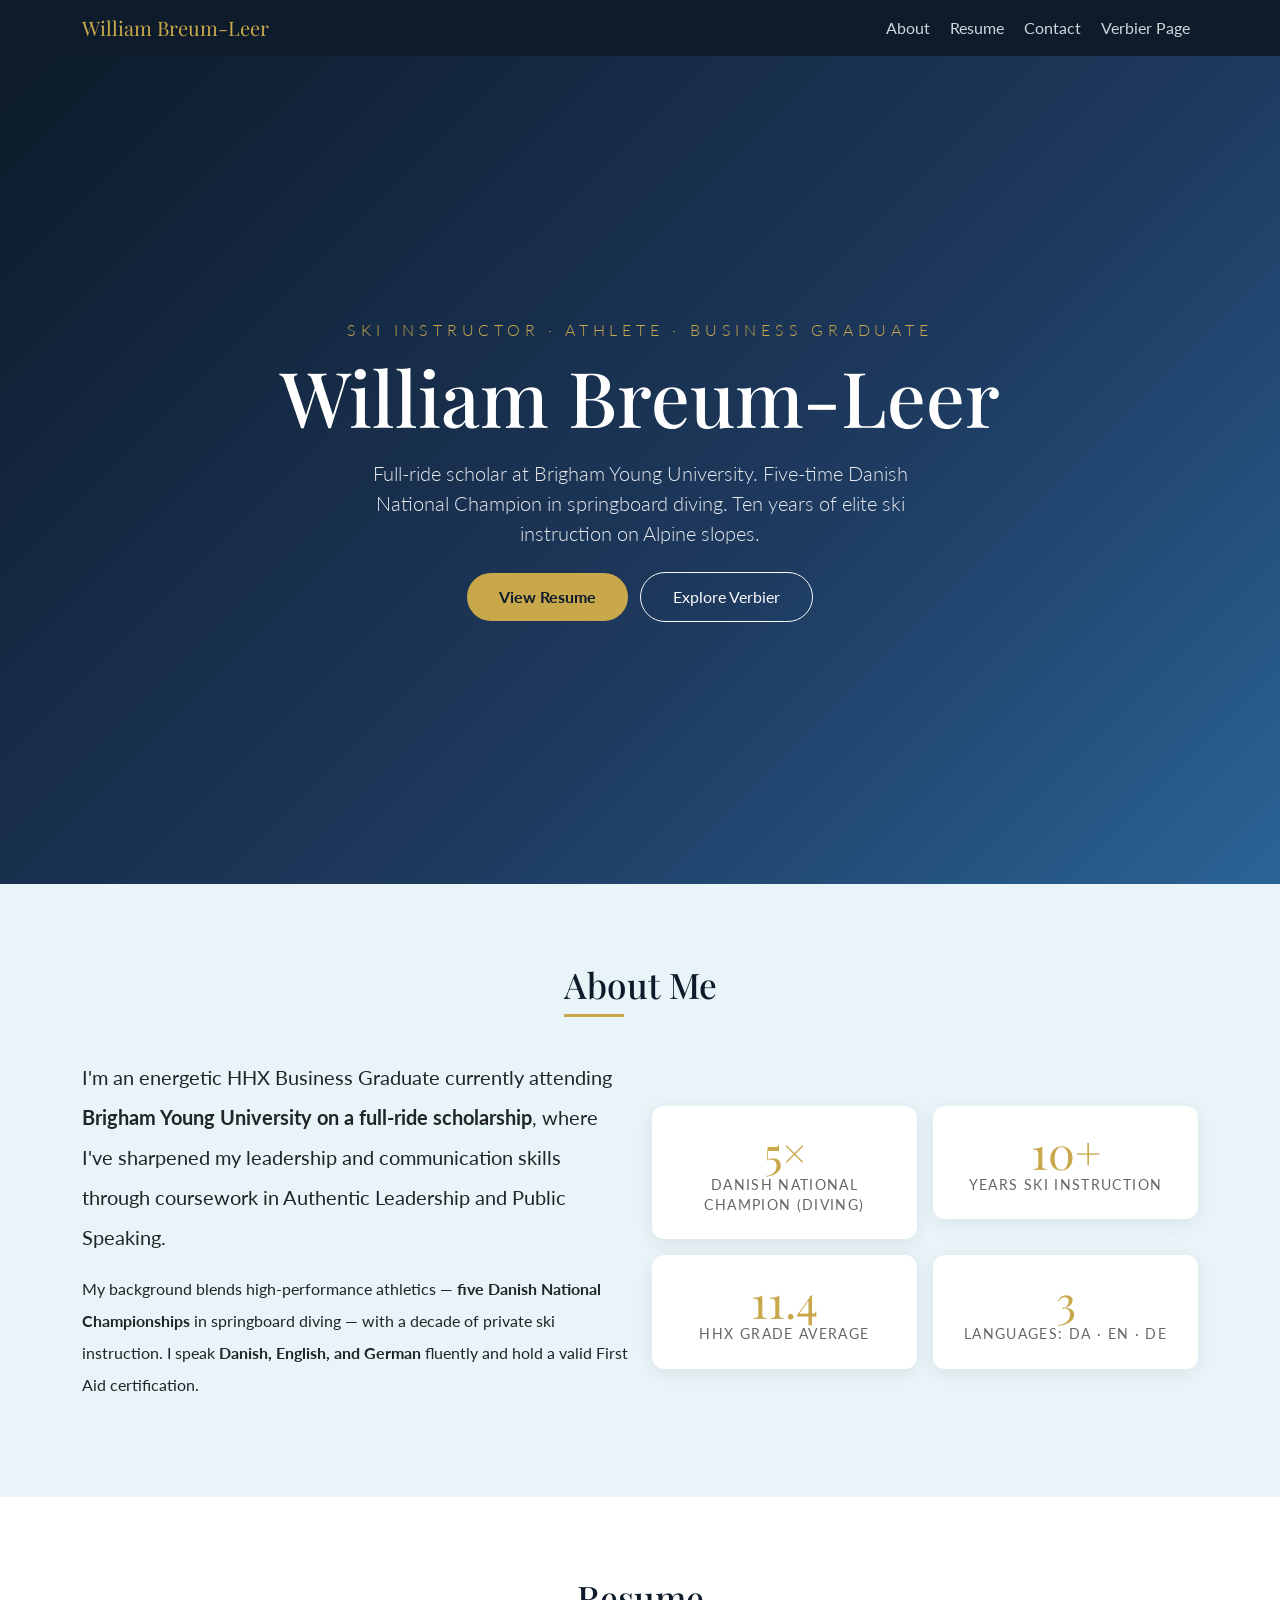
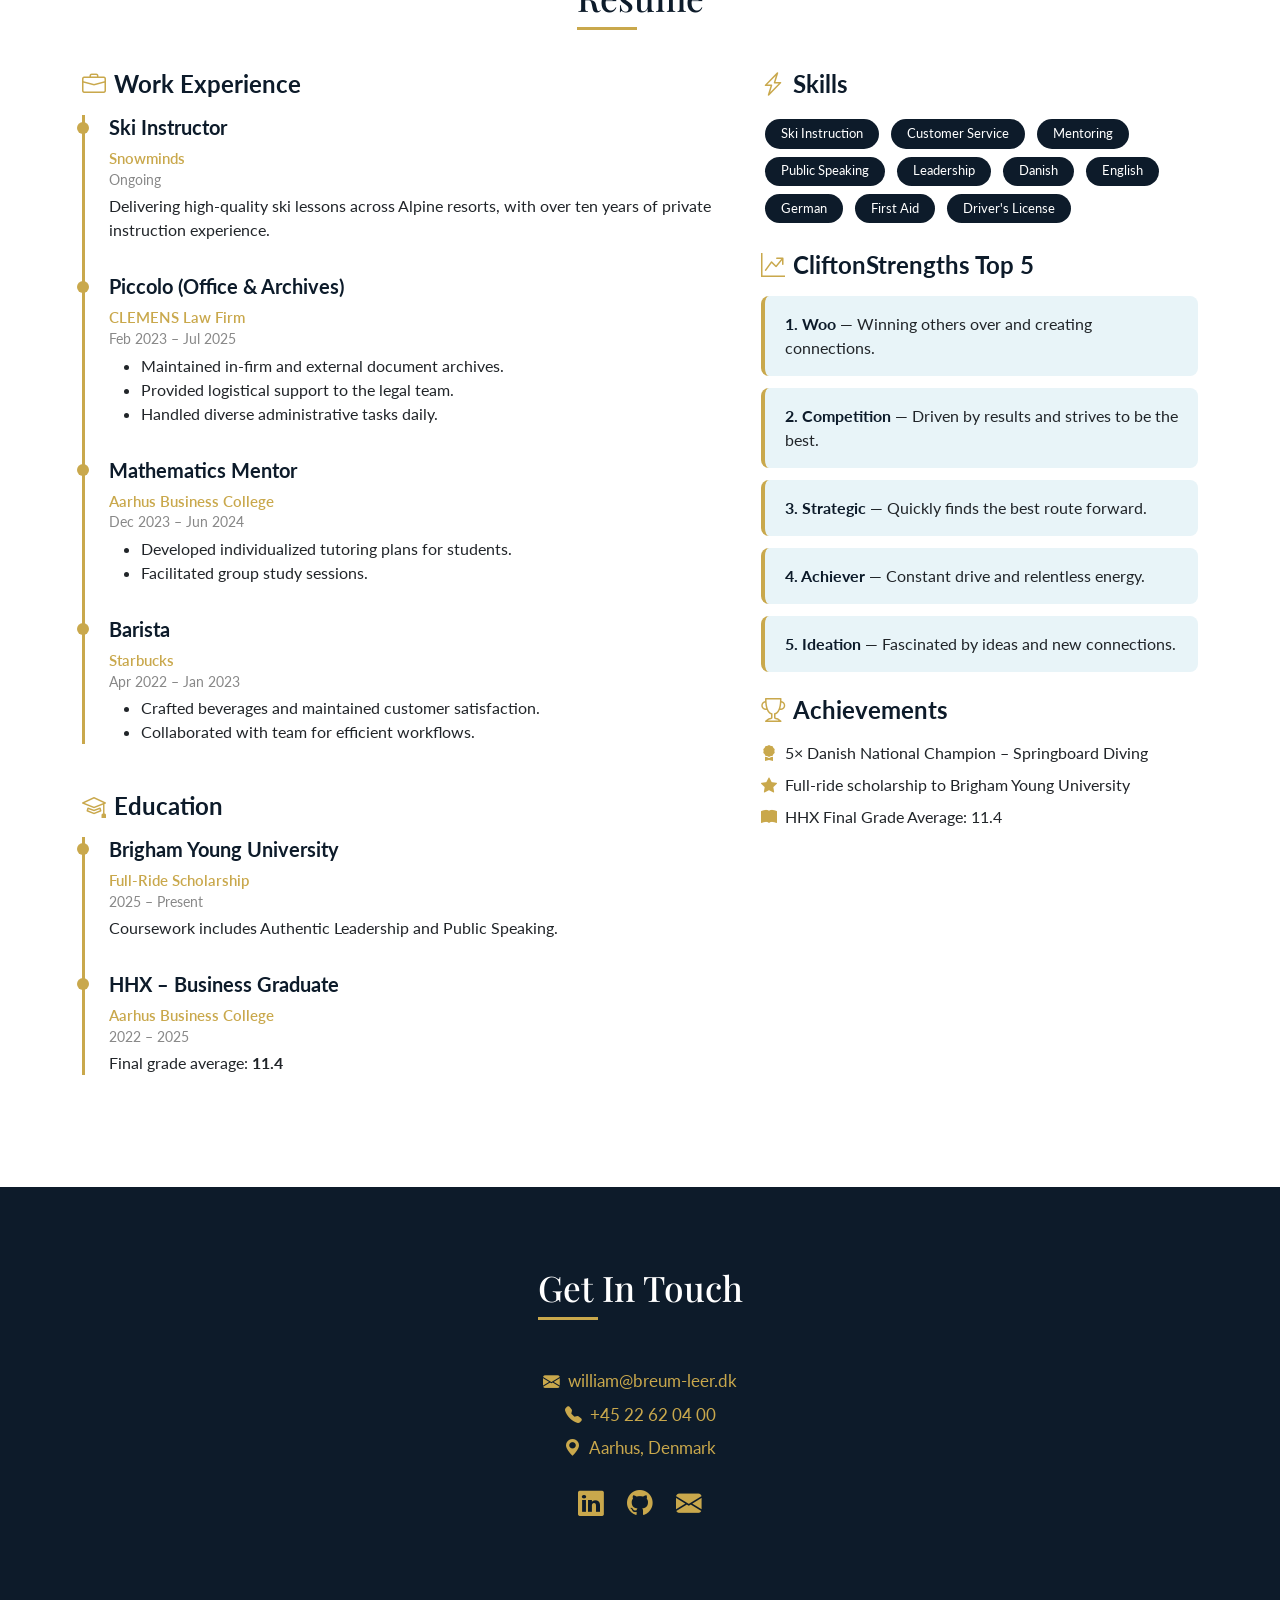
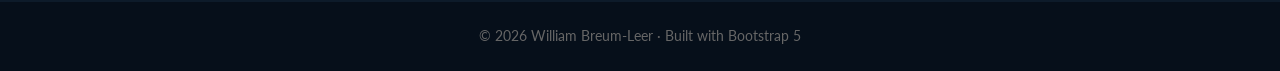
<file: index.html>
<!DOCTYPE html>
<html lang="en">
<head>
  <meta charset="UTF-8" />
  <meta name="viewport" content="width=device-width, initial-scale=1.0"/>
  <title>William Breum-Leer</title>
  <link href="https://cdn.jsdelivr.net/npm/bootstrap@5.3.3/dist/css/bootstrap.min.css" rel="stylesheet"/>
  <link href="https://cdn.jsdelivr.net/npm/bootstrap-icons@1.11.3/font/bootstrap-icons.css" rel="stylesheet"/>
  <link href="https://fonts.googleapis.com/css2?family=Playfair+Display:wght@700&family=Lato:wght@300;400;700&display=swap" rel="stylesheet"/>
  <style>
    body { font-family: 'Lato', sans-serif; }

    .navbar { background: #0d1b2a; }
    .navbar-brand { font-family: 'Playfair Display', serif; color: #c9a84c !important; }
    .nav-link { color: #cfd8dc !important; }
    .nav-link:hover { color: #c9a84c !important; }

    #hero {
      background: linear-gradient(135deg, #0d1b2a 0%, #1e3a5f 60%, #2a6496 100%);
      min-height: 92vh;
      display: flex; align-items: center; justify-content: center;
      text-align: center; color: #fff;
      position: relative; overflow: hidden;
    }
    #hero::before {
      content:'';
      position:absolute; inset:0;
      background: url("https://images.unsplash.com/photo-1551524559-8af4e6624178?w=1600&q=80") center/cover no-repeat;
      opacity:.18;
    }
    #hero .content { position:relative; z-index:1; }
    #hero h1 { font-family:'Playfair Display',serif; font-size:clamp(2.6rem,6vw,5rem); }
    .btn-gold { background:#c9a84c; color:#0d1b2a; font-weight:700; border:none; padding:.75rem 2rem; border-radius:50px; }
    .btn-gold:hover { background:#e2be72; color:#0d1b2a; }
    .btn-outline-light { border-radius:50px; padding:.75rem 2rem; }

    section { padding: 5rem 0; }
    .section-title { font-family:'Playfair Display',serif; color:#0d1b2a; font-size:2.2rem; display:inline-block; margin-bottom:2.5rem; }
    .section-title::after { content:''; display:block; width:60px; height:3px; background:#c9a84c; margin-top:.5rem; }

    #about { background: #e8f4f8; }
    .stat-box { background:#fff; border-radius:12px; padding:1.5rem; text-align:center; box-shadow:0 4px 20px rgba(0,0,0,.07); }
    .stat-box .num { font-family:'Playfair Display',serif; font-size:2.8rem; color:#c9a84c; line-height:1; }
    .stat-box .lbl { font-size:.85rem; color:#666; text-transform:uppercase; letter-spacing:.1em; }

    #resume { background:#fff; }
    .timeline { border-left: 3px solid #c9a84c; padding-left:1.5rem; }
    .timeline-item { margin-bottom:2rem; position:relative; }
    .timeline-item::before { content:''; position:absolute; left:-2rem; top:.4rem; width:12px; height:12px; border-radius:50%; background:#c9a84c; }
    .timeline-item h5 { font-weight:700; color:#0d1b2a; }
    .timeline-item .org { color:#c9a84c; font-weight:600; font-size:.95rem; }
    .timeline-item .period { color:#888; font-size:.85rem; }

    .skill-pill { display:inline-block; background:#0d1b2a; color:#fff; border-radius:50px; padding:.3rem 1rem; font-size:.82rem; margin:.25rem; }
    .strength-card { border-left:4px solid #c9a84c; background:#e8f4f8; border-radius:8px; padding:1rem 1.25rem; margin-bottom:.75rem; }
    .strength-card span { font-weight:700; color:#0d1b2a; }

    #contact { background:#0d1b2a; color:#fff; }
    #contact .section-title { color:#fff; }
    #contact .section-title::after { background:#c9a84c; }
    .contact-link { color:#c9a84c; text-decoration:none; font-size:1.05rem; display:block; margin:.5rem 0; }
    .social-icon { font-size:1.6rem; color:#c9a84c; margin:0 .6rem; }
    .social-icon:hover { color:#e2be72; }

    footer { background:#060f1a; color:#666; text-align:center; padding:1.5rem; font-size:.85rem; }
  </style>
</head>
<body>

<nav class="navbar navbar-expand-lg sticky-top">
  <div class="container">
    <a class="navbar-brand" href="#">William Breum-Leer</a>
    <button class="navbar-toggler" type="button" data-bs-toggle="collapse" data-bs-target="#navMenu">
      <span class="navbar-toggler-icon"></span>
    </button>
    <div class="collapse navbar-collapse" id="navMenu">
      <ul class="navbar-nav ms-auto gap-1">
        <li class="nav-item"><a class="nav-link" href="#about">About</a></li>
        <li class="nav-item"><a class="nav-link" href="#resume">Resume</a></li>
        <li class="nav-item"><a class="nav-link" href="#contact">Contact</a></li>
        <li class="nav-item"><a class="nav-link" href="scratch.html">Verbier Page</a></li>
      </ul>
    </div>
  </div>
</nav>

<section id="hero">
  <div class="content px-3">
    <p class="text-uppercase fw-light mb-2" style="letter-spacing:.3em; color:#c9a84c;">Ski Instructor · Athlete · Business Graduate</p>
    <h1 class="mb-3">William Breum-Leer</h1>
    <p class="lead mb-4 mx-auto" style="max-width:580px; font-weight:300; opacity:.9;">
      Full-ride scholar at Brigham Young University. Five-time Danish National Champion in springboard diving. Ten years of elite ski instruction on Alpine slopes.
    </p>
    <a href="#resume" class="btn btn-gold me-2">View Resume</a>
    <a href="scratch.html" class="btn btn-outline-light">Explore Verbier</a>
  </div>
</section>

<section id="about">
  <div class="container">
    <div class="text-center">
      <h2 class="section-title">About Me</h2>
    </div>
    <div class="row align-items-center gy-4">
      <div class="col-lg-6">
        <p class="fs-5 lh-lg">I'm an energetic HHX Business Graduate currently attending <strong>Brigham Young University on a full-ride scholarship</strong>, where I've sharpened my leadership and communication skills through coursework in Authentic Leadership and Public Speaking.</p>
        <p class="lh-lg">My background blends high-performance athletics — <strong>five Danish National Championships</strong> in springboard diving — with a decade of private ski instruction. I speak <strong>Danish, English, and German</strong> fluently and hold a valid First Aid certification.</p>
      </div>
      <div class="col-lg-6">
        <div class="row g-3">
          <div class="col-6"><div class="stat-box"><div class="num">5×</div><div class="lbl">Danish National Champion (Diving)</div></div></div>
          <div class="col-6"><div class="stat-box"><div class="num">10+</div><div class="lbl">Years Ski Instruction</div></div></div>
          <div class="col-6"><div class="stat-box"><div class="num">11.4</div><div class="lbl">HHX Grade Average</div></div></div>
          <div class="col-6"><div class="stat-box"><div class="num">3</div><div class="lbl">Languages: DA · EN · DE</div></div></div>
        </div>
      </div>
    </div>
  </div>
</section>

<section id="resume">
  <div class="container">
    <div class="text-center">
      <h2 class="section-title">Resume</h2>
    </div>
    <div class="row g-5">
      <div class="col-lg-7">
        <h4 class="fw-bold mb-3" style="color:#0d1b2a"><i class="bi bi-briefcase me-2" style="color:#c9a84c"></i>Work Experience</h4>
        <div class="timeline">
          <div class="timeline-item">
            <h5>Ski Instructor</h5>
            <div class="org">Snowminds</div>
            <div class="period mb-1">Ongoing</div>
            <p>Delivering high-quality ski lessons across Alpine resorts, with over ten years of private instruction experience.</p>
          </div>
          <div class="timeline-item">
            <h5>Piccolo (Office & Archives)</h5>
            <div class="org">CLEMENS Law Firm</div>
            <div class="period mb-1">Feb 2023 – Jul 2025</div>
            <ul>
              <li>Maintained in-firm and external document archives.</li>
              <li>Provided logistical support to the legal team.</li>
              <li>Handled diverse administrative tasks daily.</li>
            </ul>
          </div>
          <div class="timeline-item">
            <h5>Mathematics Mentor</h5>
            <div class="org">Aarhus Business College</div>
            <div class="period mb-1">Dec 2023 – Jun 2024</div>
            <ul>
              <li>Developed individualized tutoring plans for students.</li>
              <li>Facilitated group study sessions.</li>
            </ul>
          </div>
          <div class="timeline-item">
            <h5>Barista</h5>
            <div class="org">Starbucks</div>
            <div class="period mb-1">Apr 2022 – Jan 2023</div>
            <ul>
              <li>Crafted beverages and maintained customer satisfaction.</li>
              <li>Collaborated with team for efficient workflows.</li>
            </ul>
          </div>
        </div>

        <h4 class="fw-bold mt-5 mb-3" style="color:#0d1b2a"><i class="bi bi-mortarboard me-2" style="color:#c9a84c"></i>Education</h4>
        <div class="timeline">
          <div class="timeline-item">
            <h5>Brigham Young University</h5>
            <div class="org">Full-Ride Scholarship</div>
            <div class="period mb-1">2025 – Present</div>
            <p>Coursework includes Authentic Leadership and Public Speaking.</p>
          </div>
          <div class="timeline-item">
            <h5>HHX – Business Graduate</h5>
            <div class="org">Aarhus Business College</div>
            <div class="period mb-1">2022 – 2025</div>
            <p>Final grade average: <strong>11.4</strong></p>
          </div>
        </div>
      </div>

      <div class="col-lg-5">
        <h4 class="fw-bold mb-3" style="color:#0d1b2a"><i class="bi bi-lightning-charge me-2" style="color:#c9a84c"></i>Skills</h4>
        <div class="mb-4">
          <span class="skill-pill">Ski Instruction</span>
          <span class="skill-pill">Customer Service</span>
          <span class="skill-pill">Mentoring</span>
          <span class="skill-pill">Public Speaking</span>
          <span class="skill-pill">Leadership</span>
          <span class="skill-pill">Danish</span>
          <span class="skill-pill">English</span>
          <span class="skill-pill">German</span>
          <span class="skill-pill">First Aid</span>
          <span class="skill-pill">Driver's License</span>
        </div>

        <h4 class="fw-bold mb-3" style="color:#0d1b2a"><i class="bi bi-graph-up-arrow me-2" style="color:#c9a84c"></i>CliftonStrengths Top 5</h4>
        <div>
          <div class="strength-card"><span>1. Woo</span> — Winning others over and creating connections.</div>
          <div class="strength-card"><span>2. Competition</span> — Driven by results and strives to be the best.</div>
          <div class="strength-card"><span>3. Strategic</span> — Quickly finds the best route forward.</div>
          <div class="strength-card"><span>4. Achiever</span> — Constant drive and relentless energy.</div>
          <div class="strength-card"><span>5. Ideation</span> — Fascinated by ideas and new connections.</div>
        </div>

        <h4 class="fw-bold mt-4 mb-3" style="color:#0d1b2a"><i class="bi bi-trophy me-2" style="color:#c9a84c"></i>Achievements</h4>
        <ul class="list-unstyled">
          <li class="mb-2"><i class="bi bi-award-fill me-2" style="color:#c9a84c"></i>5× Danish National Champion – Springboard Diving</li>
          <li class="mb-2"><i class="bi bi-star-fill me-2" style="color:#c9a84c"></i>Full-ride scholarship to Brigham Young University</li>
          <li class="mb-2"><i class="bi bi-book-fill me-2" style="color:#c9a84c"></i>HHX Final Grade Average: 11.4</li>
        </ul>
      </div>
    </div>
  </div>
</section>

<section id="contact">
  <div class="container text-center">
    <h2 class="section-title">Get In Touch</h2>
    <a href="mailto:william@breum-leer.dk" class="contact-link"><i class="bi bi-envelope-fill me-2"></i>william@breum-leer.dk</a>
    <a href="tel:+4522620400" class="contact-link"><i class="bi bi-telephone-fill me-2"></i>+45 22 62 04 00</a>
    <a href="#" class="contact-link"><i class="bi bi-geo-alt-fill me-2"></i>Aarhus, Denmark</a>
    <div class="mt-4">
      <a href="https://linkedin.com/in/wbl05" target="_blank" class="social-icon"><i class="bi bi-linkedin"></i></a>
      <a href="https://github.com/williambl05" target="_blank" class="social-icon"><i class="bi bi-github"></i></a>
      <a href="mailto:william@breum-leer.dk" class="social-icon"><i class="bi bi-envelope-fill"></i></a>
    </div>
  </div>
</section>

<footer>
  <p class="mb-0">© 2026 William Breum-Leer · Built with Bootstrap 5</p>
</footer>

<script src="https://cdn.jsdelivr.net/npm/bootstrap@5.3.3/dist/js/bootstrap.bundle.min.js"></script>

  <button onclick="window.scrollTo({top:0, behavior:'smooth'})" id="top-btn">Top</button>

<style>
  #top-btn {
    position: fixed;
    bottom: 30px;
    right: 30px;
    background: #c9a84c;
    color: #071a3e;
    border: none;
    border-radius: 50px;
    padding: 12px 20px;
    font-weight: 700;
    cursor: pointer;
    font-size: 0.9rem;
    display: none;
    z-index: 999;
  }
</style>

<script>
  window.onscroll = function() {
    document.getElementById('top-btn').style.display = window.scrollY > 300 ? 'block' : 'none';
  };
</script>

</body>
</html>
</file>
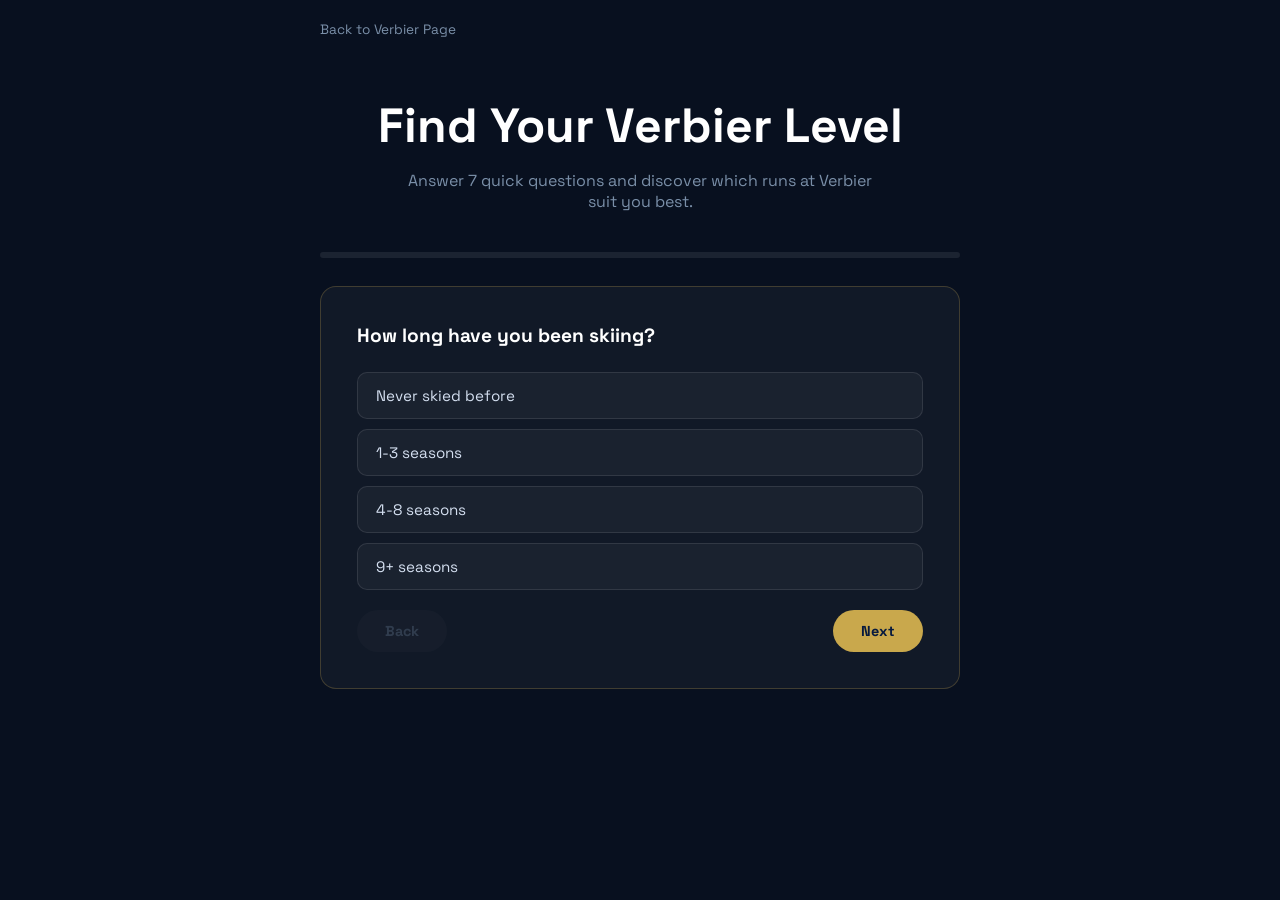
<file: app.html>
<!DOCTYPE html>
<html lang="en">
<head>
  <meta charset="UTF-8"/>
  <meta name="viewport" content="width=device-width, initial-scale=1.0"/>
  <title>Verbier Ski Level Finder</title>
  <link href="https://fonts.googleapis.com/css2?family=Space+Grotesk:wght@300;500;700&display=swap" rel="stylesheet"/>
  <style>
    * { box-sizing: border-box; margin:0; padding:0; }

    body {
      font-family: 'Space Grotesk', sans-serif;
      background: #08101f;
      color: #d4dff0;
      min-height: 100vh;
    }

    header {
      text-align: center;
      padding: 56px 20px 40px;
    }

    header h1 {
      font-size: clamp(2rem, 5vw, 3rem);
      color: #fff;
      margin-bottom: 14px;
    }

    header p {
      color: #7a8fa8;
      max-width: 480px;
      margin: 0 auto;
    }

    #app {
      max-width: 680px;
      margin: 0 auto;
      padding: 0 20px 80px;
    }

    #progress-wrap { margin-bottom: 28px; }

    #progress-bar-bg {
      background: rgba(255,255,255,.08);
      border-radius: 50px;
      height: 6px;
    }

    #progress-bar-fill {
      background: #c9a84c;
      height: 6px;
      border-radius: 50px;
      transition: width .4s ease;
      width: 0%;
    }

    .q-card {
      background: rgba(255,255,255,0.04);
      border: 1px solid rgba(201,168,76,0.25);
      border-radius: 16px;
      padding: 36px;
      margin-bottom: 20px;
    }

    .q-card h2 {
      font-size: 1.2rem;
      color: #fff;
      margin-bottom: 24px;
    }

    .options { display: flex; flex-direction: column; gap: 10px; }

    .opt-btn {
      background: rgba(255,255,255,.04);
      border: 1px solid rgba(255,255,255,.1);
      border-radius: 10px;
      color: #d4dff0;
      font-family: 'Space Grotesk', sans-serif;
      font-size: .95rem;
      padding: 13px 18px;
      text-align: left;
      cursor: pointer;
    }

    .opt-btn:hover { border-color: #c9a84c; background: rgba(201,168,76,.08); }
    .opt-btn.selected { border-color: #c9a84c; background: rgba(201,168,76,.12); color: #e2be72; }

    .nav-row { display: flex; justify-content: space-between; gap: 12px; margin-top: 20px; }

    .btn {
      border: none;
      border-radius: 50px;
      cursor: pointer;
      font-family: 'Space Grotesk', sans-serif;
      font-weight: 700;
      font-size: .9rem;
      padding: 12px 28px;
    }

    .btn-primary { background: #c9a84c; color: #071a3e; }
    .btn-primary:hover { background: #e2be72; }
    .btn-secondary { background: rgba(255,255,255,.07); color: #7a8fa8; }
    .btn:disabled { opacity: .3; cursor: not-allowed; }

    #result-card {
      display: none;
      background: rgba(255,255,255,0.04);
      border: 1px solid rgba(201,168,76,0.25);
      border-radius: 20px;
      padding: 48px 36px;
      text-align: center;
    }

    #result-card h2 { font-size: 2rem; color: #fff; margin-bottom: 8px; }
    #result-level-name { font-size: 1rem; letter-spacing: .2em; text-transform: uppercase; color: #c9a84c; margin-bottom: 20px; }
    #result-desc { color: #d4dff0; line-height: 1.7; margin-bottom: 28px; max-width: 480px; margin-left: auto; margin-right: auto; }

    .runs-grid { display: grid; grid-template-columns: repeat(auto-fit, minmax(170px,1fr)); gap: 12px; margin-bottom: 32px; }
    .run-card { border-radius: 10px; padding: 14px; font-size: .88rem; }
    .run-green { background: rgba(46,204,113,.1); border: 1px solid rgba(46,204,113,.3); color: #2ecc71; }
    .run-blue  { background: rgba(52,152,219,.1); border: 1px solid rgba(52,152,219,.3); color: #74b9ff; }
    .run-red   { background: rgba(231,76,60,.1);  border: 1px solid rgba(231,76,60,.3);  color: #e87c70; }
    .run-black { background: rgba(180,180,180,.06); border: 1px solid rgba(200,200,200,.18); color: #ccc; }
    .run-card .run-name { font-weight: 700; display: block; margin-bottom: 3px; }
    .run-card .run-info { font-size: .78rem; opacity: .8; }

    .btn-restart { background: #c9a84c; color: #071a3e; font-weight: 700; border: none; border-radius: 50px; padding: 13px 32px; font-family: 'Space Grotesk', sans-serif; cursor: pointer; }
    .btn-restart:hover { background: #e2be72; }

    .back-link { color: #7a8fa8; text-decoration: none; font-size: .88rem; display: inline-block; margin-top: 16px; }
    .back-link:hover { color: #c9a84c; }

    .top-nav { max-width:680px; margin:0 auto; padding: 18px 20px 0; }
    .top-nav a { color: #7a8fa8; text-decoration: none; font-size: .85rem; }
    .top-nav a:hover { color: #c9a84c; }
  </style>
</head>
<body>

<div class="top-nav">
  <a href="scratch.html">Back to Verbier Page</a>
</div>

<header>
  <h1>Find Your Verbier Level</h1>
  <p>Answer 7 quick questions and discover which runs at Verbier suit you best.</p>
</header>

<div id="app">

  <div id="progress-wrap">
    <div id="progress-bar-bg">
      <div id="progress-bar-fill"></div>
    </div>
  </div>

  <div class="q-card" id="q-card">
    <h2 id="q-text">Loading...</h2>
    <div class="options" id="options"></div>
    <div class="nav-row">
      <button class="btn btn-secondary" id="btn-back" onclick="prevQ()">Back</button>
      <button class="btn btn-primary" id="btn-next" onclick="nextQ()">Next</button>
    </div>
  </div>

  <div id="result-card">
    <div style="font-size:3rem; margin-bottom:12px;" id="result-emoji">🎿</div>
    <h2 id="result-title">Your Level</h2>
    <div id="result-level-name">Level</div>
    <p id="result-desc">Description</p>
    <p style="color:#c9a84c; font-weight:700; font-size:.82rem; letter-spacing:.12em; text-transform:uppercase; margin-bottom:10px;">Recommended Runs at Verbier</p>
    <div class="runs-grid" id="runs-grid"></div>
    <button class="btn-restart" onclick="restart()">Try Again</button>
    <br/>
    <a href="scratch.html" class="back-link">Back to Verbier Page</a>
  </div>

</div>

<script>
  const questions = [
    { text: "How long have you been skiing?", options: [{ label:"Never skied before", points:0 },{ label:"1-3 seasons", points:1 },{ label:"4-8 seasons", points:2 },{ label:"9+ seasons", points:3 }] },
    { text: "How would you describe your usual skiing speed?", options: [{ label:"Slow — snowplough turns", points:0 },{ label:"Moderate — linked parallel turns", points:1 },{ label:"Fast — carving most runs", points:2 },{ label:"Very fast — pushing limits", points:3 }] },
    { text: "How do you handle a steep red run?", options: [{ label:"I'd avoid it entirely", points:0 },{ label:"I'd ski it slowly", points:1 },{ label:"I'd ski it confidently", points:2 },{ label:"Too easy — I want blacks or off-piste", points:3 }] },
    { text: "Have you ever skied off-piste?", options: [{ label:"No, I stick to groomed runs", points:0 },{ label:"A little, on easy mellow slopes", points:1 },{ label:"Yes, I do it regularly", points:2 },{ label:"Yes, including steep terrain", points:3 }] },
    { text: "How are you in moguls?", options: [{ label:"I avoid them completely", points:0 },{ label:"I work through them slowly", points:1 },{ label:"I can handle them reasonably", points:2 },{ label:"I love moguls and seek them out", points:3 }] },
    { text: "How confident are you at altitude (above 3,000m)?", options: [{ label:"I haven't been — I'd be nervous", points:0 },{ label:"Slightly nervous but could manage", points:1 },{ label:"Comfortable — altitude doesn't bother me", points:2 },{ label:"Very comfortable — I love high terrain", points:3 }] },
    { text: "What kind of skiing day appeals to you most?", options: [{ label:"Learning on gentle slopes with an instructor", points:0 },{ label:"Long blue cruisers with friends", points:1 },{ label:"Varied reds and occasional blacks", points:2 },{ label:"Fresh powder off-piste from first lift", points:3 }] },
  ];

  const levels = [
    { min:0, max:5, emoji:"🟢", title:"First-Timer", name:"Beginner", desc:"Every great skier started exactly where you are! Verbier has gentle nursery slopes at La Chaux perfect for your first turns.", runs:[{ name:"La Chaux", info:"Gentle nursery area", cls:"run-green" },{ name:"Savoleyres Greens", info:"Quiet family sector", cls:"run-green" },{ name:"Les Esserts", info:"Beginner magic carpet", cls:"run-green" }] },
    { min:6, max:11, emoji:"🔵", title:"Progressing Skier", name:"Intermediate", desc:"You've got the basics nailed! Verbier's blue runs offer long, flowing descents with stunning views. Focus on smoothing out your parallel turns.", runs:[{ name:"Savoleyres Blues", info:"Long winding blues", cls:"run-blue" },{ name:"Lac des Vaux", info:"Scenic plateau run", cls:"run-blue" },{ name:"La Chaux-Verbier", info:"Classic village run", cls:"run-blue" }] },
    { min:12, max:16, emoji:"🔴", title:"Confident Skier", name:"Advanced Intermediate", desc:"You're skiing with real confidence. Verbier's reds and milder blacks are your playground. Explore the full 4 Vallées and maybe try some easy off-piste.", runs:[{ name:"Lac des Vaux", info:"Fast wide red run", cls:"run-red" },{ name:"Mont-Gelé", info:"Challenging red + off-piste access", cls:"run-red" },{ name:"Nendaz Blacks", info:"Cross into linked valleys", cls:"run-black" }] },
    { min:17, max:21, emoji:"⬛", title:"Expert Skier", name:"Expert", desc:"You are exactly who Verbier was built for. The steep Mont-Fort couloirs, Stairway to Heaven, and the Bec des Rosses are waiting for you.", runs:[{ name:"Mont-Fort Couloirs", info:"Steep blacks from 3,330m", cls:"run-black" },{ name:"Stairway to Heaven", info:"Epic off-piste · Guide required", cls:"run-black" },{ name:"Bec des Rosses", info:"Xtreme Verbier site · Experts only", cls:"run-black" }] },
  ];

  let current = 0;
  let answers = new Array(questions.length).fill(null);

  function render() {
    const q = questions[current];
    document.getElementById('q-text').textContent = q.text;
    const opts = document.getElementById('options');
    opts.innerHTML = '';
    q.options.forEach((opt, i) => {
      const btn = document.createElement('button');
      btn.className = 'opt-btn' + (answers[current] === i ? ' selected' : '');
      btn.textContent = opt.label;
      btn.onclick = () => selectAnswer(i);
      opts.appendChild(btn);
    });
    document.getElementById('btn-back').disabled = current === 0;
    document.getElementById('btn-next').textContent = current === questions.length - 1 ? 'See Results' : 'Next';
    document.getElementById('progress-bar-fill').style.width = Math.round((current / questions.length) * 100) + '%';
  }

  function selectAnswer(i) {
    answers[current] = i;
    document.querySelectorAll('.opt-btn').forEach((b, idx) => b.classList.toggle('selected', idx === i));
  }

  function nextQ() {
    if (answers[current] === null) return;
    if (current < questions.length - 1) { current++; render(); }
    else showResult();
  }

  function prevQ() {
    if (current > 0) { current--; render(); }
  }

  function showResult() {
    let score = 0;
    answers.forEach((ans, qi) => { if (ans !== null) score += questions[qi].options[ans].points; });
    const level = levels.find(l => score >= l.min && score <= l.max) || levels[levels.length - 1];
    document.getElementById('q-card').style.display = 'none';
    document.getElementById('progress-wrap').style.display = 'none';
    const rc = document.getElementById('result-card');
    rc.style.display = 'block';
    document.getElementById('result-emoji').textContent = level.emoji;
    document.getElementById('result-title').textContent = level.title;
    document.getElementById('result-level-name').textContent = level.name;
    document.getElementById('result-desc').textContent = level.desc;
    const grid = document.getElementById('runs-grid');
    grid.innerHTML = '';
    level.runs.forEach(r => {
      grid.innerHTML += '<div class="run-card ' + r.cls + '"><span class="run-name">' + r.name + '</span><span class="run-info">' + r.info + '</span></div>';
    });
  }

  function restart() {
    current = 0;
    answers = new Array(questions.length).fill(null);
    document.getElementById('result-card').style.display = 'none';
    document.getElementById('q-card').style.display = 'block';
    document.getElementById('progress-wrap').style.display = 'block';
    render();
  }

  render();
</script>
</body>
</html>
</file>
